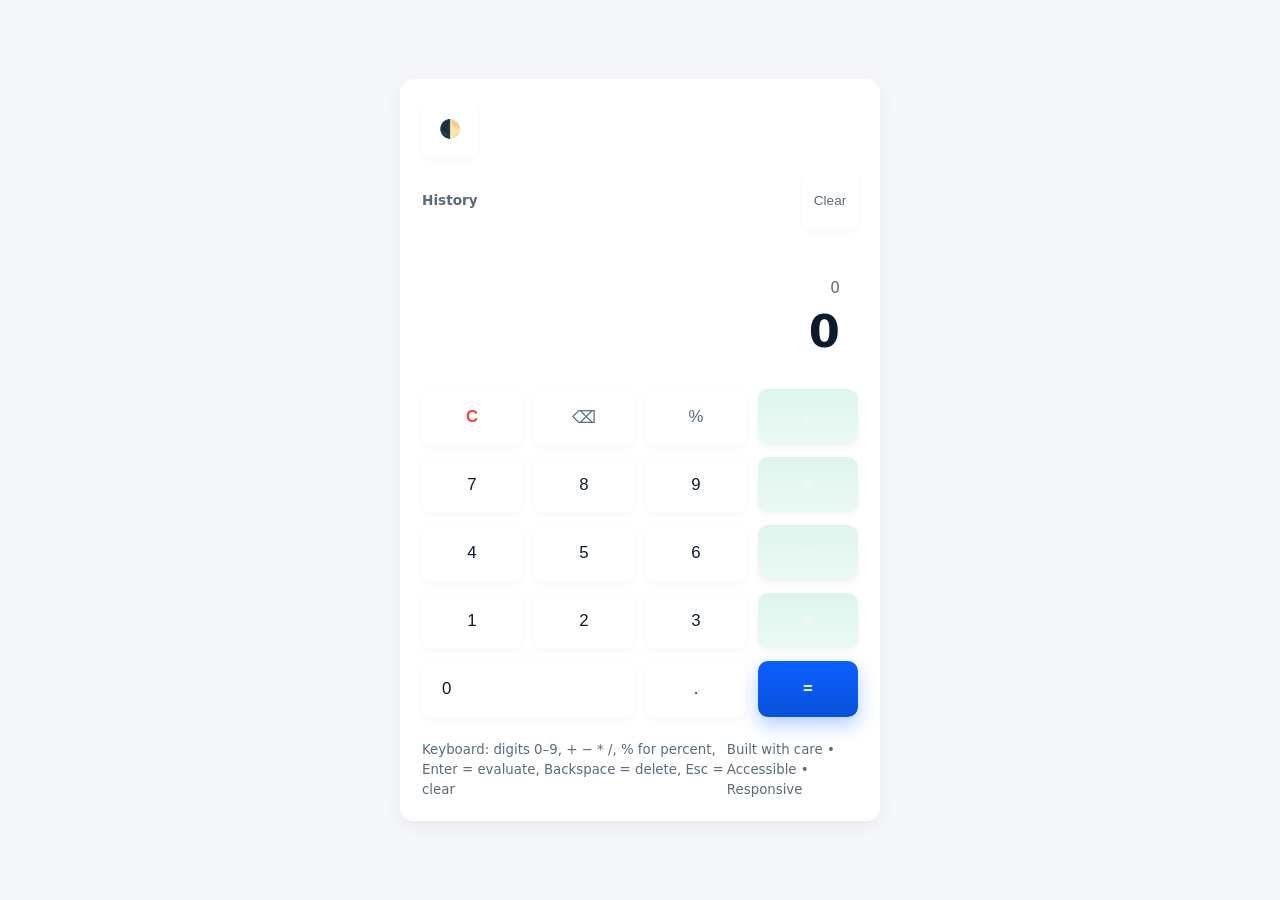
<file: MiniVibed Projects/calculator/index.html>
<!doctype html>
<html lang="en">
  <head>
    <meta charset="utf-8" />
    <meta name="viewport" content="width=device-width, initial-scale=1" />
    <title>Modern Calculator</title>
    <link rel="stylesheet" href="styles.css" />
  </head>
  <body>
    <noscript>
      <div
        role="alert"
        style="
          padding: 1rem;
          background: #fff3cd;
          color: #856404;
          border: 1px solid #ffeeba;
          margin: 1rem;
          border-radius: 6px;
        ">
        This calculator requires JavaScript to function. Please enable
        JavaScript in your browser.
      </div>
    </noscript>

    <main
      class="calculator"
      id="calculator"
      role="application"
      aria-label="Calculator">
      <header class="calculator-header">
        <h1 class="visually-hidden">Calculator</h1>
        <div class="top-controls">
          <button
            id="themeToggle"
            class="btn theme-toggle"
            aria-pressed="false"
            aria-label="Toggle theme"
            title="Toggle light/dark theme">
            <span aria-hidden="true">🌓</span>
            <span class="visually-hidden">Toggle theme</span>
          </button>
        </div>
      </header>

      <section class="history" aria-label="Calculation history">
        <div class="history-header">
          <h2 class="history-title">History</h2>
          <button
            id="clearHistoryBtn"
            class="btn action small"
            data-action="clear-history"
            aria-label="Clear history"
            title="Clear history">
            Clear
          </button>
        </div>
        <div
          class="history-list-wrapper"
          tabindex="0"
          aria-label="Previous calculations">
          <ul
            id="historyList"
            class="history-list"
            role="list"
            aria-live="polite">
            <!-- History items (li) appended here by JavaScript -->
          </ul>
        </div>
      </section>

      <section class="display" aria-label="Display">
        <div
          id="displayExpression"
          class="expression"
          aria-hidden="false"
          tabindex="0">
          0
        </div>
        <output
          id="displayResult"
          class="result"
          aria-live="polite"
          role="status"
          >0</output
        >
      </section>

      <section
        class="keypad"
        id="keypad"
        role="group"
        aria-label="Calculator keypad">
        <!-- Row 1 -->
        <button
          class="btn action"
          data-action="clear"
          aria-label="Clear (C)"
          title="Clear (Esc)">
          C
        </button>
        <button
          class="btn action"
          data-action="delete"
          aria-label="Delete (Backspace)"
          title="Delete (Backspace)">
          ⌫
        </button>
        <button
          class="btn action"
          data-action="percent"
          aria-label="Percent"
          title="Percent (%)">
          %
        </button>
        <button
          class="btn operator"
          data-type="operator"
          data-value="/"
          aria-label="Divide"
          title="Divide (/)">
          ÷
        </button>

        <!-- Row 2 -->
        <button
          class="btn digit"
          data-type="digit"
          data-value="7"
          aria-label="Seven"
          title="7">
          7
        </button>
        <button
          class="btn digit"
          data-type="digit"
          data-value="8"
          aria-label="Eight"
          title="8">
          8
        </button>
        <button
          class="btn digit"
          data-type="digit"
          data-value="9"
          aria-label="Nine"
          title="9">
          9
        </button>
        <button
          class="btn operator"
          data-type="operator"
          data-value="*"
          aria-label="Multiply"
          title="Multiply (*)">
          ×
        </button>

        <!-- Row 3 -->
        <button
          class="btn digit"
          data-type="digit"
          data-value="4"
          aria-label="Four"
          title="4">
          4
        </button>
        <button
          class="btn digit"
          data-type="digit"
          data-value="5"
          aria-label="Five"
          title="5">
          5
        </button>
        <button
          class="btn digit"
          data-type="digit"
          data-value="6"
          aria-label="Six"
          title="6">
          6
        </button>
        <button
          class="btn operator"
          data-type="operator"
          data-value="-"
          aria-label="Subtract"
          title="Subtract (-)">
          −
        </button>

        <!-- Row 4 -->
        <button
          class="btn digit"
          data-type="digit"
          data-value="1"
          aria-label="One"
          title="1">
          1
        </button>
        <button
          class="btn digit"
          data-type="digit"
          data-value="2"
          aria-label="Two"
          title="2">
          2
        </button>
        <button
          class="btn digit"
          data-type="digit"
          data-value="3"
          aria-label="Three"
          title="3">
          3
        </button>
        <button
          class="btn operator"
          data-type="operator"
          data-value="+"
          aria-label="Add"
          title="Add (+)">
          +
        </button>

        <!-- Row 5 -->
        <button
          class="btn digit wide"
          data-type="digit"
          data-value="0"
          aria-label="Zero"
          title="0">
          0
        </button>
        <button
          class="btn digit"
          data-type="digit"
          data-value="."
          aria-label="Decimal point"
          title="Decimal point">
          .
        </button>
        <button
          class="btn equals"
          data-action="equals"
          aria-label="Equals"
          title="Equals (Enter)">
          =
        </button>
      </section>

      <footer class="calculator-footer">
        <div class="hints">
          <small
            >Keyboard: digits 0–9, + − * /, % for percent, Enter = evaluate,
            Backspace = delete, Esc = clear</small
          >
        </div>
        <div class="credit">
          <small>Built with care • Accessible • Responsive</small>
        </div>
      </footer>
    </main>

    <script src="script.js" defer></script>
  </body>
</html>
</file>
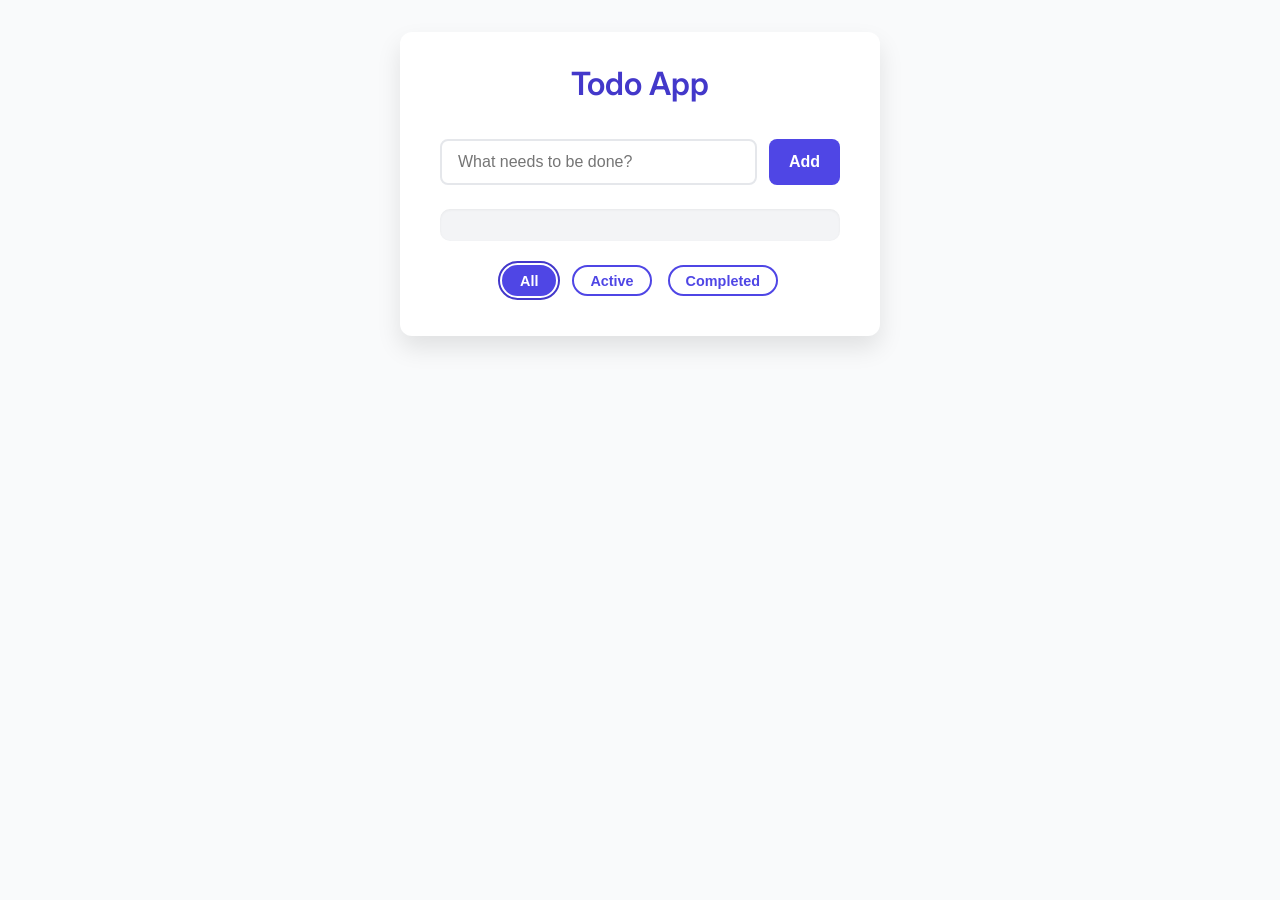
<file: MiniVibed Projects/to-do app/index.html>
<!doctype html>
<html lang="en">
  <head>
    <meta charset="UTF-8" />
    <meta name="viewport" content="width=device-width, initial-scale=1" />
    <title>Todo App</title>
    <link rel="stylesheet" href="styles.css" />
  </head>
  <body>
    <main class="todo-app" aria-label="Todo List Application">
      <h1 class="app-title">Todo App</h1>

      <form id="todo-form" aria-labelledby="input-label">
        <label id="input-label" for="todo-input" class="visually-hidden"
          >Add a new todo</label
        >
        <input
          type="text"
          id="todo-input"
          name="todo"
          placeholder="What needs to be done?"
          autocomplete="off"
          aria-required="true" />
        <button type="submit" aria-label="Add todo">Add</button>
      </form>

      <section
        aria-live="polite"
        aria-atomic="true"
        class="todo-list-container">
        <ul
          id="todo-list"
          class="todo-list"
          aria-describedby="list-description"></ul>
        <p id="list-description" class="visually-hidden">List of todos</p>
      </section>

      <section class="filters" role="group" aria-label="Filter todos">
        <button
          type="button"
          class="filter-btn selected"
          data-filter="all"
          aria-pressed="true">
          All
        </button>
        <button
          type="button"
          class="filter-btn"
          data-filter="active"
          aria-pressed="false">
          Active
        </button>
        <button
          type="button"
          class="filter-btn"
          data-filter="completed"
          aria-pressed="false">
          Completed
        </button>
      </section>
    </main>
    <script src="app.js" defer></script>
  </body>
</html>
</file>
<file: MiniVibed Projects/calculator/styles.css>
/*
  style.css
  Modern responsive calculator styles
  JS hooks referenced in comments: #displayExpression, #displayResult, #historyList, .btn, .operator, .equals, #themeToggle, .history-item
*/

:root {
  /* Light theme palette */
  --bg: #f5f7fb; /* app background */
  --surface: #ffffff; /* surfaces like calculator card */
  --primary: #0b5fff; /* primary accent / equals */
  --accent: #10b981; /* secondary accent (operators) */
  --text: #0b1b2b; /* primary text */
  --muted: #5b6b7a; /* secondary text */
  --danger: #ef4444; /* errors / clear */
  --shadow: 0 6px 20px rgba(8, 20, 45, 0.06);
  --glass: linear-gradient(
    180deg,
    rgba(255, 255, 255, 0.6),
    rgba(255, 255, 255, 0.4)
  );
  --focus-ring: 3px rgba(11, 95, 255, 0.18);

  --max-width: 480px;
  --gap: 12px;
  --btn-radius: 10px;
  --btn-min-size: 56px; /* touch target */

  font-family:
    system-ui,
    -apple-system,
    "Segoe UI",
    Roboto,
    "Helvetica Neue",
    Arial;
  font-size: 16px;
  line-height: 1.25;
}

/* Dark theme variables (toggle by adding .dark-theme to <body>) */
body.dark-theme {
  --bg: #0b1220;
  --surface: #0f1724;
  --primary: #7cc0ff;
  --accent: #34d399;
  --text: #e6eef8;
  --muted: #98a6b3;
  --danger: #ff7b7b;
  --shadow: 0 6px 20px rgba(0, 0, 0, 0.6);
  --glass: linear-gradient(
    180deg,
    rgba(255, 255, 255, 0.02),
    rgba(255, 255, 255, 0.01)
  );
  --focus-ring: 3px rgba(124, 192, 255, 0.12);
}

/* Global resets and accessibility */
*,
*::before,
*::after {
  box-sizing: border-box;
}
html,
body {
  height: 100%;
}
body {
  margin: 0;
  background: var(--bg);
  color: var(--text);
  -webkit-font-smoothing: antialiased;
  -moz-osx-font-smoothing: grayscale;
  display: flex;
  align-items: center;
  justify-content: center;
  padding: 24px;
}

/* Utility: visually-hidden / sr-only for accessibility */
.visually-hidden,
.sr-only {
  position: absolute !important;
  width: 1px;
  height: 1px;
  padding: 0;
  margin: -1px;
  overflow: hidden;
  clip: rect(0 0 0 0);
  white-space: nowrap;
  border: 0;
}

/* Calculator container */
.calculator {
  width: 100%;
  max-width: var(--max-width);
  background: linear-gradient(
    180deg,
    var(--surface),
    color-mix(in srgb, var(--surface) 96%, var(--bg))
  );
  border-radius: 14px;
  box-shadow: var(--shadow);
  padding: 18px;
  display: grid;
  grid-template-rows: auto auto 1fr auto; /* header, history, display+keypad handled below */
  gap: 12px;
}

/* Header / top controls */
.calculator-header {
  display: flex;
  align-items: center;
  justify-content: space-between;
}
.top-controls {
  display: flex;
  gap: 8px;
  align-items: center;
}

#themeToggle {
  /* JS hook: #themeToggle */
  background: transparent;
  border: 0;
  padding: 8px;
  border-radius: 8px;
  color: var(--muted);
  cursor: pointer;
  display: inline-flex;
  align-items: center;
  justify-content: center;
  font-size: 18px;
}
#themeToggle:focus {
  outline: none;
  box-shadow: 0 0 0 var(--focus-ring);
  border-radius: 8px;
}

/* History area */
.history {
  background: transparent;
}
.history-header {
  display: flex;
  align-items: center;
  justify-content: space-between;
  margin-bottom: 8px;
}
.history-title {
  font-size: 0.85rem;
  color: var(--muted);
  margin: 0;
}

#clearHistoryBtn {
  /* small unobtrusive clear history */
  background: transparent;
  border: 0;
  color: var(--muted);
  padding: 6px 8px;
  border-radius: 8px;
  cursor: pointer;
  font-size: 0.85rem;
}
#clearHistoryBtn:hover {
  color: var(--text);
  background: color-mix(in srgb, var(--text) 6%, transparent);
}
#clearHistoryBtn:focus {
  outline: none;
  box-shadow: 0 0 0 var(--focus-ring);
}

.history-list-wrapper {
  max-height: 96px;
  overflow: auto;
  border-radius: 10px;
  padding: 6px;
  background: transparent;
}

.history-list {
  list-style: none;
  padding: 0;
  margin: 0;
  display: flex;
  flex-direction: column;
  gap: 6px;
}

/* Each history item - clickable to recall */
.history-item {
  display: flex;
  flex-direction: column;
  gap: 2px;
  padding: 8px;
  border-radius: 8px;
  cursor: pointer;
  background: color-mix(in srgb, var(--surface) 90%, var(--bg));
  border: 1px solid transparent;
}
.history-item:hover {
  background: color-mix(in srgb, var(--surface) 84%, var(--bg));
  box-shadow: inset 0 -1px 0 rgba(0, 0, 0, 0.02);
}
.history-item:active {
  transform: translateY(1px);
}
.history-item .hist-expr {
  font-size: 0.85rem;
  color: var(--muted);
  white-space: nowrap;
  overflow: hidden;
  text-overflow: ellipsis;
}
.history-item .hist-res {
  font-size: 0.95rem;
  color: var(--text);
  font-weight: 600;
  white-space: nowrap;
  overflow: hidden;
  text-overflow: ellipsis;
}

/* Display area */
.display {
  background: var(--surface);
  padding: 14px;
  border-radius: 12px;
  display: flex;
  flex-direction: column;
  gap: 6px;
  align-items: stretch;
  justify-content: center;
  min-height: 88px;
}
.expression {
  /* #displayExpression JS hook */
  color: var(--muted);
  font-size: 0.95rem;
  text-align: right;
  overflow: hidden;
  white-space: nowrap;
  text-overflow: ellipsis;
  padding-right: 4px;
}

.result {
  /* #displayResult JS hook (aria-live) */
  text-align: right;
  font-weight: 700;
  font-size: clamp(1.45rem, 6vw, 2.4rem);
  color: var(--text);
  overflow: hidden;
  white-space: nowrap;
  text-overflow: ellipsis;
  padding-right: 4px;
}

/* Keypad grid */
.keypad {
  display: grid;
  grid-template-columns: repeat(4, 1fr);
  gap: 12px;
  align-items: stretch;
}

/* Buttons - primary class .btn used by JS */
.btn {
  appearance: none;
  border: 0;
  background: color-mix(in srgb, var(--surface) 92%, var(--bg));
  padding: 0;
  min-height: var(--btn-min-size);
  min-width: var(--btn-min-size);
  border-radius: var(--btn-radius);
  display: inline-flex;
  align-items: center;
  justify-content: center;
  font-size: 1.05rem;
  color: var(--text);
  cursor: pointer;
  box-shadow: 0 2px 6px rgba(2, 6, 23, 0.04);
  transition:
    transform 0.06s ease,
    box-shadow 0.12s ease,
    background 0.12s ease,
    color 0.12s ease;
}

.btn:active {
  transform: translateY(1px);
}
.btn:focus {
  outline: none;
  box-shadow: 0 0 0 var(--focus-ring);
  border-radius: var(--btn-radius);
}

/* Digit buttons */
.digit {
  background: linear-gradient(
    180deg,
    color-mix(in srgb, var(--surface) 97%, var(--bg)),
    var(--surface)
  );
}
.digit:hover {
  background: color-mix(in srgb, var(--surface) 92%, var(--bg));
}

/* Operator buttons (÷ × - +) */
.operator {
  background: linear-gradient(
    180deg,
    color-mix(in srgb, var(--accent) 14%, var(--surface)),
    color-mix(in srgb, var(--accent) 8%, var(--surface))
  );
  color: var(--text);
  font-weight: 600;
}
.operator:hover {
  filter: brightness(0.98);
}

/* Action buttons: clear, delete, percent */
.action {
  background: linear-gradient(
    180deg,
    color-mix(in srgb, var(--surface) 95%, var(--bg)),
    var(--surface)
  );
  color: var(--muted);
}
.action:hover {
  background: color-mix(in srgb, var(--surface) 90%, var(--bg));
  color: var(--text);
}

/* Clear button emphasised (uses danger color) */
.action[data-action="clear"] {
  color: var(--danger);
  font-weight: 600;
}
.action[data-action="clear"]:hover {
  background: color-mix(in srgb, var(--danger) 6%, var(--surface));
}

/* Equals button more prominent */
.equals {
  background: linear-gradient(
    180deg,
    var(--primary),
    color-mix(in srgb, var(--primary) 86%, black)
  );
  color: white;
  font-weight: 700;
  font-size: 1.05rem;
  box-shadow: 0 8px 18px color-mix(in srgb, var(--primary) 30%, transparent);
}
.equals:hover {
  filter: brightness(0.98);
}
.equals:active {
  transform: translateY(1px) scale(0.998);
}

/* Make 0 wide (spans two columns) - matches .wide in HTML */
.btn.wide {
  grid-column: span 2;
  display: flex;
  justify-content: flex-start;
  padding-left: 20px;
}

/* Responsive tweak: allow equals to span one row on small screens if desired */
/* In the provided HTML equals is last cell; we keep natural flow but style to be visually larger. */

/* Focus visible for keyboard users (strong contrast) */
@media (forced-colors: none) {
  .btn:focus {
    box-shadow: 0 0 0 var(--focus-ring);
  }
}

/* Error state class for display (applied by JS via .error on .display) */
.display.error {
  border: 1px solid color-mix(in srgb, var(--danger) 24%, transparent);
}
.display.error .result {
  color: var(--danger);
}

/* Small footer */
.calculator-footer {
  display: flex;
  align-items: center;
  justify-content: space-between;
  padding-top: 6px;
}
.calculator-footer small {
  color: var(--muted);
}

/* Scrollbar styles for history list (subtle) */
.history-list-wrapper::-webkit-scrollbar {
  height: 8px;
  width: 8px;
}
.history-list-wrapper::-webkit-scrollbar-thumb {
  background: color-mix(in srgb, var(--muted) 14%, transparent);
  border-radius: 6px;
}
.history-list-wrapper::-webkit-scrollbar-track {
  background: transparent;
}

/* Media queries: scale up on larger screens and ensure touch sizes on small screens */
@media (min-width: 520px) {
  body {
    padding: 40px;
  }
  .calculator {
    padding: 22px;
    gap: 16px;
  }
  .history-list-wrapper {
    max-height: 120px;
  }
  .result {
    font-size: clamp(1.6rem, 4.2vw, 2.8rem);
  }
}

@media (max-width: 420px) {
  :root {
    --gap: 10px;
    --btn-min-size: 54px;
  }
  .calculator {
    padding: 12px;
  }
  .history-list-wrapper {
    max-height: 76px;
  }
  .display {
    min-height: 80px;
    padding: 10px;
  }
  .btn {
    min-height: 48px;
    min-width: 48px;
  }
  .btn.wide {
    padding-left: 16px;
  }
}

/* Make sure color contrast on operators & equals remains sufficient */
/* Operators & equals should always show readable text in both themes */
.operator,
.equals {
  color: color-mix(in srgb, var(--surface) 96%, var(--text));
}

/* Small helper for disabled buttons (used by JS to disable when error) */
.btn[disabled] {
  opacity: 0.6;
  cursor: not-allowed;
  filter: grayscale(0.06);
}

/* End of stylesheet */
</file>
<file: MiniVibed Projects/to-do app/styles.css>
@import url("https://fonts.googleapis.com/css2?family=Inter:wght@400;600&display=swap");

:root {
  --color-bg: #f9fafb;
  --color-primary: #4f46e5;
  --color-primary-dark: #4338ca;
  --color-text: #374151;
  --color-text-light: #6b7280;
  --color-border: #e5e7eb;
  --color-completed: #9ca3af;
  --color-error: #ef4444;
  --transition: 0.3s ease;
}

*,
*::before,
*::after {
  box-sizing: border-box;
}

body {
  margin: 0;
  font-family: "Inter", sans-serif;
  background-color: var(--color-bg);
  color: var(--color-text);
  min-height: 100vh;
  display: flex;
  justify-content: center;
  align-items: flex-start;
  padding: 2rem 1rem;
}

.todo-app {
  background: #fff;
  padding: 2rem 2.5rem 2.5rem;
  border-radius: 12px;
  box-shadow: 0 12px 24px rgba(0, 0, 0, 0.1);
  width: 100%;
  max-width: 480px;
  display: flex;
  flex-direction: column;
  gap: 1.5rem;
}

.app-title {
  font-weight: 600;
  font-size: 2rem;
  margin: 0 0 0.75rem;
  color: var(--color-primary-dark);
  text-align: center;
}

#todo-form {
  display: flex;
  gap: 0.75rem;
}

#todo-input {
  flex-grow: 1;
  padding: 0.75rem 1rem;
  font-size: 1rem;
  border: 2px solid var(--color-border);
  border-radius: 8px;
  outline-offset: 2px;
  transition: border-color var(--transition);
}

#todo-input:focus {
  border-color: var(--color-primary);
  box-shadow: 0 0 0 3px rgba(79, 70, 229, 0.2);
}

#todo-form button {
  background-color: var(--color-primary);
  border: none;
  color: white;
  font-weight: 600;
  font-size: 1rem;
  padding: 0 1.25rem;
  border-radius: 8px;
  cursor: pointer;
  transition: background-color var(--transition);
  display: flex;
  align-items: center;
  justify-content: center;
  user-select: none;
}

#todo-form button:hover,
#todo-form button:focus-visible {
  background-color: var(--color-primary-dark);
  outline-offset: 2px;
  outline: 2px solid var(--color-primary-dark);
}

.todo-list-container {
  background-color: #f3f4f6;
  border-radius: 10px;
  padding: 1rem 1.25rem;
  max-height: 320px;
  overflow-y: auto;
  box-shadow: inset 0 1px 3px rgba(0, 0, 0, 0.05);
}

.todo-list {
  list-style: none;
  margin: 0;
  padding: 0;
  display: flex;
  flex-direction: column;
  gap: 0.75rem;
}

.todo-item {
  background: white;
  border-radius: 8px;
  padding: 0.75rem 1rem;
  display: flex;
  align-items: center;
  gap: 0.75rem;
  box-shadow: 0 1px 4px rgba(0, 0, 0, 0.05);
  transition: background-color var(--transition);
}

.todo-item.completed {
  color: var(--color-completed);
  text-decoration: line-through;
}

.todo-item:hover {
  background-color: #f9fafb;
}

.todo-checkbox {
  width: 20px;
  height: 20px;
  cursor: pointer;
  appearance: none;
  border: 2px solid var(--color-border);
  border-radius: 6px;
  position: relative;
  flex-shrink: 0;
  transition:
    border-color var(--transition),
    background-color var(--transition);
}

.todo-checkbox:checked {
  background-color: var(--color-primary);
  border-color: var(--color-primary);
}

.todo-checkbox:checked::after {
  content: "";
  position: absolute;
  top: 3px;
  left: 7px;
  width: 4px;
  height: 9px;
  border: solid white;
  border-width: 0 2px 2px 0;
  transform: rotate(45deg);
}

.todo-text {
  flex-grow: 1;
  font-size: 1rem;
  word-break: break-word;
}

.todo-delete-btn {
  background: transparent;
  border: none;
  color: var(--color-error);
  font-weight: 700;
  font-size: 1.25rem;
  cursor: pointer;
  transition: color var(--transition);
  padding: 0 0.25rem;
  line-height: 1;
  user-select: none;
}

.todo-delete-btn:hover,
.todo-delete-btn:focus-visible {
  color: #b91c1c;
  outline-offset: 2px;
  outline: 2px solid #b91c1c;
  border-radius: 6px;
}

.filters {
  display: flex;
  justify-content: center;
  gap: 1rem;
}

.filter-btn {
  background: transparent;
  border: 2px solid var(--color-primary);
  color: var(--color-primary);
  font-weight: 600;
  font-size: 0.9rem;
  padding: 0.35rem 1rem;
  border-radius: 20px;
  cursor: pointer;
  transition:
    background-color var(--transition),
    color var(--transition);
  user-select: none;
}

.filter-btn.selected,
.filter-btn:focus-visible {
  background-color: var(--color-primary);
  color: white;
  outline-offset: 2px;
  outline: 2px solid var(--color-primary-dark);
}

.visually-hidden {
  position: absolute !important;
  width: 1px !important;
  height: 1px !important;
  padding: 0 !important;
  margin: -1px !important;
  overflow: hidden !important;
  clip: rect(0, 0, 0, 0) !important;
  border: 0 !important;
}

/* Scrollbar styling for WebKit-based browsers */
.todo-list-container::-webkit-scrollbar {
  width: 8px;
}

.todo-list-container::-webkit-scrollbar-track {
  background: transparent;
}

.todo-list-container::-webkit-scrollbar-thumb {
  background-color: rgba(79, 70, 229, 0.4);
  border-radius: 20px;
  border: 2px solid transparent;
  background-clip: content-box;
}

/* Responsive Design */
@media (max-width: 520px) {
  .todo-app {
    padding: 1.5rem 1.5rem 2rem;
    max-width: 100%;
  }

  #todo-input {
    font-size: 0.95rem;
  }

  .app-title {
    font-size: 1.75rem;
  }

  .todo-delete-btn {
    font-size: 1.1rem;
  }
}

@media (max-height: 480px) {
  .todo-list-container {
    max-height: 220px;
  }
}
</file>
